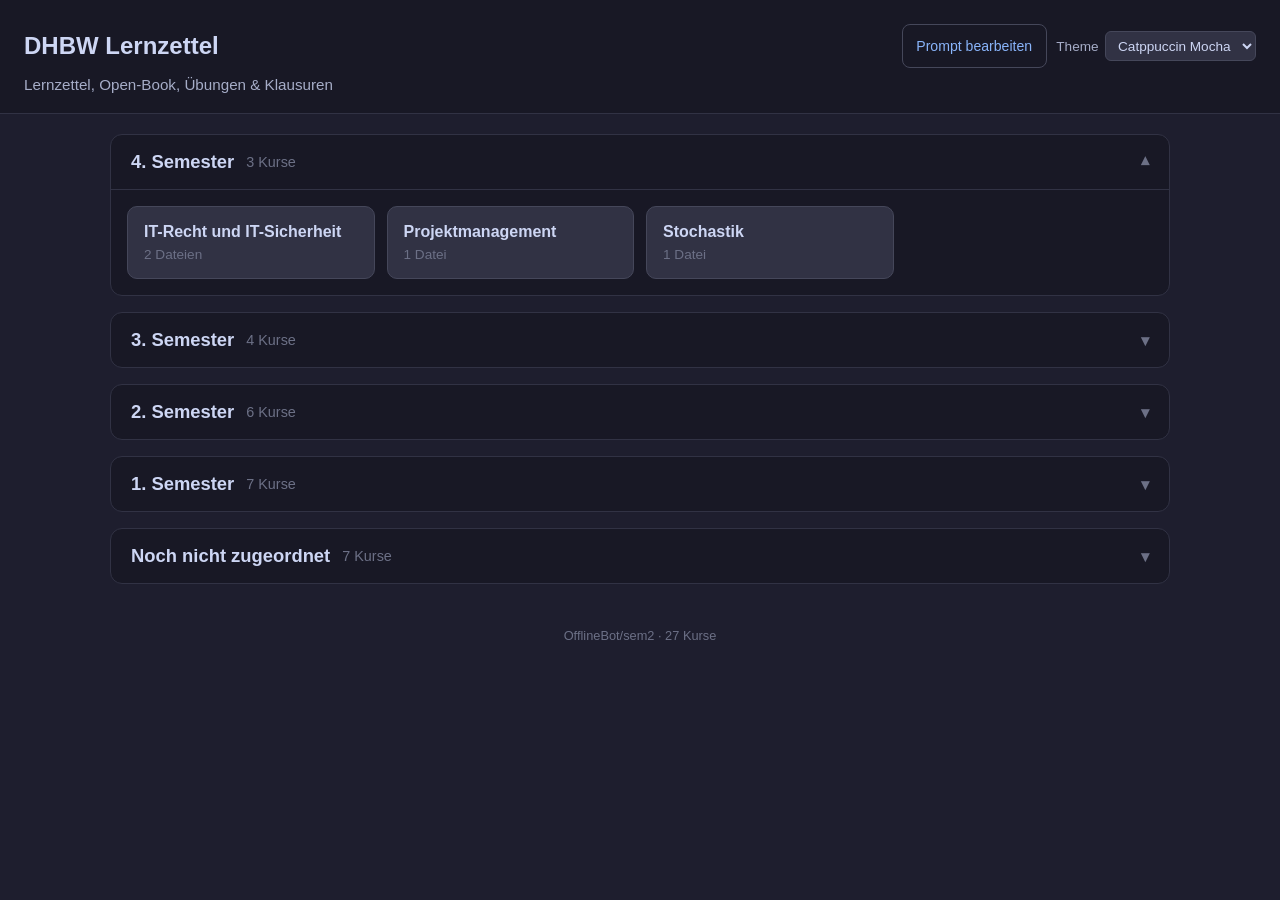
<file: index.html>
<!DOCTYPE html>
<html lang="de" data-theme="mocha">
<head>
    <meta charset="UTF-8">
    <meta name="viewport" content="width=device-width, initial-scale=1.0, viewport-fit=cover">
    <title>DHBW Lernzettel</title>
    <link rel="stylesheet" href="./assets/style.css?v=13">
</head>
<body>
    <header class="site-header">
        <div class="header-row">
            <h1>DHBW Lernzettel</h1>
            <div class="header-actions">
                <button id="prompt-edit-btn" class="btn btn-ghost" type="button">Prompt bearbeiten</button>
                <label class="theme-select" for="theme-select-input">
                    <span>Theme</span>
                    <select id="theme-select-input">
                        <option value="mocha">Catppuccin Mocha</option>
                        <option value="gruvbox">Gruvbox</option>
                        <option value="serenity">Serenity</option>
                    </select>
                </label>
            </div>
        </div>
        <p class="subtitle">Lernzettel, Open-Book, Übungen & Klausuren</p>
    </header>

    <main>
        <div id="status" class="status">Lade Kurse…</div>
        <section id="semesters" class="semesters"></section>
    </main>

    <footer class="site-footer"><span id="repo-info"></span></footer>

    <!-- Course modal -->
    <div id="course-modal" class="modal" aria-hidden="true">
        <div class="modal-backdrop" data-close="course"></div>
        <div class="modal-card" role="dialog" aria-modal="true" aria-labelledby="course-modal-title">
            <div class="modal-header">
                <h2 id="course-modal-title"></h2>
                <button class="modal-close" data-close="course" aria-label="Schließen">&times;</button>
            </div>
            <div class="modal-body" id="course-modal-body"></div>
        </div>
    </div>

    <!-- Prompt editor modal -->
    <div id="prompt-modal" class="modal" aria-hidden="true">
        <div class="modal-backdrop" data-close="prompt"></div>
        <div class="modal-card prompt-card" role="dialog" aria-modal="true" aria-labelledby="prompt-modal-title">
            <div class="modal-header">
                <h2 id="prompt-modal-title">Prompt bearbeiten</h2>
                <button class="modal-close" data-close="prompt" aria-label="Schließen">&times;</button>
            </div>
            <div class="modal-body">
                <p class="hint">
                    Verwende
                    <code class="ph-pdf">{PDF_URL}</code>
                    und
                    <code class="ph-name">{DISPLAY_NAME}</code>
                    als Platzhalter — sie werden beim Kopieren automatisch ersetzt.
                </p>
                <div class="prompt-editor-wrap">
                    <pre id="prompt-highlight" class="prompt-highlight" aria-hidden="true"></pre>
                    <textarea id="prompt-editor" spellcheck="false" autocapitalize="off" autocomplete="off"></textarea>
                </div>
                <div class="prompt-buttons">
                    <button class="btn btn-danger" id="prompt-reset" type="button">Zurücksetzen</button>
                    <button class="btn btn-primary" id="prompt-save" type="button">Speichern</button>
                </div>
            </div>
        </div>
    </div>

    <!-- PDF viewer (full-screen, browser-back closes it) -->
    <div id="viewer" class="viewer" aria-hidden="true">
        <div class="viewer-header">
            <span id="viewer-title" class="viewer-title"></span>
            <button id="viewer-close" class="viewer-close" type="button" aria-label="Schließen">&times;</button>
        </div>
        <iframe id="viewer-frame" title="PDF-Vorschau"></iframe>
    </div>

    <script src="./assets/app.js?v=13"></script>
</body>
</html>
</file>
<file: assets/style.css>
/* ============================================================
 * Themes — Catppuccin Mocha (default) + Gruvbox Dark + Serenity
 * ============================================================ */

:root,
[data-theme="mocha"] {
    --base:      #1e1e2e;
    --mantle:    #181825;
    --crust:     #11111b;
    --surface0:  #313244;
    --surface1:  #45475a;
    --surface2:  #585b70;
    --text:      #cdd6f4;
    --subtext:   #a6adc8;
    --muted:     #6c7086;
    --accent:    #cba6f7; /* mauve */
    --accent2:   #89b4fa; /* blue */
    --green:     #a6e3a1;
    --yellow:    #f9e2af;
    --red:       #f38ba8;
    --pink:      #f5c2e7;

    --ph-pdf-bg:   color-mix(in srgb, var(--accent2) 20%, transparent);
    --ph-pdf-fg:   var(--accent2);
    --ph-name-bg:  color-mix(in srgb, var(--green) 20%, transparent);
    --ph-name-fg:  var(--green);
}

[data-theme="gruvbox"] {
    --base:      #282828;
    --mantle:    #1d2021;
    --crust:     #161616;
    --surface0:  #3c3836;
    --surface1:  #504945;
    --surface2:  #665c54;
    --text:      #ebdbb2;
    --subtext:   #d5c4a1;
    --muted:     #928374;
    --accent:    #d3869b; /* purple */
    --accent2:   #83a598; /* aqua */
    --green:     #b8bb26;
    --yellow:    #fabd2f;
    --red:       #fb4934;
    --pink:      #d3869b;

    --ph-pdf-bg:   color-mix(in srgb, var(--accent2) 25%, transparent);
    --ph-pdf-fg:   var(--accent2);
    --ph-name-bg:  color-mix(in srgb, var(--green) 25%, transparent);
    --ph-name-fg:  var(--green);
}

[data-theme="serenity"] {
    --base:      #1a1b26;
    --mantle:    #161824;
    --crust:     #13141d;
    --surface0:  #2a2d3b;
    --surface1:  #363948;
    --surface2:  #4d5269;
    --text:      #d4c9c8;
    --subtext:   #beb3b2;
    --muted:     #8a8281;
    --accent:    #b69ace; /* lavender */
    --accent2:   #91a8d0; /* Pantone Serenity blue */
    --green:     #95b894;
    --yellow:    #d4b97a;
    --red:       #d8909a;
    --pink:      #f7cac9; /* Rose Quartz */

    --ph-pdf-bg:   color-mix(in srgb, var(--accent2) 22%, transparent);
    --ph-pdf-fg:   var(--accent2);
    --ph-name-bg:  color-mix(in srgb, var(--green) 22%, transparent);
    --ph-name-fg:  var(--green);
}

/* ============================================================
 * Base
 * ============================================================ */

* { box-sizing: border-box; }

html, body {
    margin: 0;
    padding: 0;
    background: var(--base);
    color: var(--text);
    font-family: -apple-system, BlinkMacSystemFont, "Segoe UI", Roboto,
        "Helvetica Neue", Arial, sans-serif;
    -webkit-text-size-adjust: 100%;
    min-height: 100vh;
}

body.no-scroll { overflow: hidden; }

a { color: var(--accent2); }

code {
    font-family: ui-monospace, SFMono-Regular, Menlo, Consolas, monospace;
    font-size: 0.9em;
    background: var(--surface0);
    color: var(--text);
    padding: 0.1em 0.4em;
    border-radius: 4px;
}

/* ============================================================
 * Header
 * ============================================================ */

.site-header {
    background: var(--mantle);
    border-bottom: 1px solid var(--surface0);
    padding: 1.5rem 1.5rem 1.25rem;
    padding-left: max(1.5rem, env(safe-area-inset-left));
    padding-right: max(1.5rem, env(safe-area-inset-right));
}

.header-row {
    display: flex;
    align-items: center;
    justify-content: space-between;
    gap: 1rem;
    flex-wrap: wrap;
}

.site-header h1 {
    margin: 0;
    font-size: 1.5rem;
    font-weight: 700;
    color: var(--text);
}

.subtitle {
    margin: 0.5rem 0 0;
    color: var(--subtext);
    font-size: 0.95rem;
}

.header-actions {
    display: flex;
    align-items: center;
    gap: 0.6rem;
    flex-wrap: wrap;
}

.theme-select {
    display: inline-flex;
    align-items: center;
    gap: 0.4rem;
    color: var(--subtext);
    font-size: 0.85rem;
}

.theme-select select {
    background: var(--surface0);
    color: var(--text);
    border: 1px solid var(--surface1);
    border-radius: 6px;
    padding: 0.35rem 0.5rem;
    font: inherit;
    cursor: pointer;
}

.theme-select select:focus { outline: 2px solid var(--accent); outline-offset: 1px; }

/* ============================================================
 * Main
 * ============================================================ */

main {
    max-width: 1100px;
    margin: 0 auto;
    padding: 1.25rem;
    padding-left: max(1.25rem, env(safe-area-inset-left));
    padding-right: max(1.25rem, env(safe-area-inset-right));
}

.status {
    color: var(--subtext);
    text-align: center;
    padding: 2rem;
    font-style: italic;
}
.status.error { color: var(--red); font-style: normal; }

/* ============================================================
 * Semester collapsibles
 * ============================================================ */

.semesters {
    display: flex;
    flex-direction: column;
    gap: 1rem;
}

details.semester {
    background: var(--mantle);
    border: 1px solid var(--surface0);
    border-radius: 12px;
    overflow: hidden;
}

.semester-summary {
    display: flex;
    align-items: center;
    gap: 0.75rem;
    padding: 1rem 1.25rem;
    cursor: pointer;
    list-style: none;
    user-select: none;
    font-weight: 600;
    color: var(--text);
}

.semester-summary::-webkit-details-marker { display: none; }
.semester-summary::marker { content: ""; }

.semester-title { font-size: 1.15rem; flex: 0 0 auto; }
.semester-count { color: var(--muted); font-weight: 400; font-size: 0.9rem; }

.chevron {
    margin-left: auto;
    color: var(--muted);
    transition: transform 0.2s;
    font-size: 1rem;
}

details.semester[open] .chevron { transform: rotate(180deg); }

details.semester[open] .semester-summary {
    border-bottom: 1px solid var(--surface0);
}

.course-grid {
    display: grid;
    grid-template-columns: repeat(auto-fill, minmax(220px, 1fr));
    gap: 0.75rem;
    padding: 1rem;
}

.course-card {
    appearance: none;
    border: 1px solid var(--surface1);
    background: var(--surface0);
    color: var(--text);
    border-radius: 10px;
    padding: 1rem;
    text-align: left;
    cursor: pointer;
    font: inherit;
    transition: border-color 0.15s, transform 0.1s, background 0.15s;
}

.course-card:hover {
    border-color: var(--accent);
    background: color-mix(in srgb, var(--surface0) 70%, var(--accent) 8%);
}

.course-card:active { transform: translateY(1px); }

.course-card h3 {
    margin: 0;
    font-size: 1rem;
    font-weight: 600;
    color: var(--text);
}

.course-card .file-count {
    margin: 0.4rem 0 0;
    color: var(--muted);
    font-size: 0.85rem;
}

/* ============================================================
 * Buttons
 * ============================================================ */

.btn {
    appearance: none;
    border: 1px solid transparent;
    border-radius: 8px;
    padding: 0.45rem 0.85rem;
    font: inherit;
    font-size: 0.88rem;
    font-weight: 500;
    cursor: pointer;
    text-decoration: none;
    display: inline-flex;
    align-items: center;
    justify-content: center;
    gap: 0.4rem;
    line-height: 1.2;
    transition: background 0.15s, color 0.15s, border-color 0.15s;
    white-space: nowrap;
    /* Floor every button at the WCAG 2.5.5 / Apple HIG minimum touch
       target (44 px). Without this the file-row actions render as 32 px
       on mobile and are easy to mis-tap, especially next to each other. */
    min-height: 44px;
    -webkit-tap-highlight-color: transparent;
}

/* Icon sizing inside buttons. flex-shrink:0 so the SVG keeps its size
   when the label is wrapped or hidden — otherwise narrow viewports
   squash it into a sliver. */
.btn svg {
    width: 18px;
    height: 18px;
    flex-shrink: 0;
}

.btn-primary {
    background: var(--accent);
    color: var(--crust);
}
.btn-primary:hover { background: color-mix(in srgb, var(--accent) 85%, white 15%); }

.btn-secondary {
    background: var(--surface1);
    color: var(--text);
}
.btn-secondary:hover { background: var(--surface2); }

.btn-ghost {
    background: transparent;
    color: var(--accent2);
    border-color: var(--surface1);
}
.btn-ghost:hover { background: color-mix(in srgb, var(--accent2) 15%, transparent); }

.btn-danger {
    background: transparent;
    color: var(--red);
    border-color: color-mix(in srgb, var(--red) 50%, transparent);
}
.btn-danger:hover { background: color-mix(in srgb, var(--red) 15%, transparent); }

.btn.copied {
    background: var(--green);
    color: var(--crust);
    border-color: transparent;
}

/* ============================================================
 * Modal
 * ============================================================ */

.modal {
    position: fixed;
    inset: 0;
    display: none;
    z-index: 100;
}

.modal.active { display: block; }

.modal-backdrop {
    position: absolute;
    inset: 0;
    background: rgba(0, 0, 0, 0.6);
    backdrop-filter: blur(2px);
}

.modal-card {
    position: relative;
    margin: 4vh auto;
    max-width: 720px;
    width: calc(100% - 2rem);
    /* `dvh` so the modal doesn't push past the visible viewport on
       phones (the iOS URL bar steals ~60 px of `vh`). */
    max-height: 92dvh;
    background: var(--mantle);
    border: 1px solid var(--surface0);
    border-radius: 12px;
    overflow: hidden;
    display: flex;
    flex-direction: column;
    box-shadow: 0 20px 60px rgba(0, 0, 0, 0.4);
}

.modal-header {
    padding: 1rem 1.25rem;
    border-bottom: 1px solid var(--surface0);
    display: flex;
    align-items: center;
    justify-content: space-between;
    gap: 1rem;
    flex-shrink: 0;
}

.modal-header h2 {
    margin: 0;
    font-size: 1.1rem;
    font-weight: 600;
    color: var(--text);
}

.modal-close {
    appearance: none;
    background: none;
    border: none;
    color: var(--muted);
    font-size: 1.6rem;
    line-height: 1;
    cursor: pointer;
    padding: 0 0.25rem;
}
.modal-close:hover { color: var(--text); }

.modal-body {
    padding: 1.25rem;
    overflow-y: auto;
    -webkit-overflow-scrolling: touch;
}

.hint {
    color: var(--subtext);
    font-size: 0.9rem;
    margin: 0 0 0.9rem;
    line-height: 1.5;
}

.hint code { padding: 0.15em 0.45em; }

.cat-section + .cat-section { margin-top: 1.25rem; }

.cat-section h4 {
    margin: 0 0 0.5rem;
    font-size: 0.85rem;
    text-transform: uppercase;
    letter-spacing: 0.05em;
    color: var(--muted);
    font-weight: 600;
}

.file-list {
    list-style: none;
    margin: 0;
    padding: 0;
    display: flex;
    flex-direction: column;
    gap: 0.4rem;
}

.file-row {
    display: flex;
    align-items: center;
    justify-content: space-between;
    gap: 0.75rem;
    background: var(--surface0);
    border: 1px solid var(--surface1);
    border-radius: 8px;
    padding: 0.6rem 0.75rem;
}

.file-name {
    font-weight: 500;
    color: var(--text);
    flex: 1 1 auto;
    min-width: 0;
    /* Single-line ellipsis: the row stays one line on every viewport, so
       the actions never wrap to a new row and the file count visible at
       a glance roughly doubles. Long filenames truncate; the full name
       remains readable via the `title` attribute on hover and inside
       the viewer header once opened. */
    overflow: hidden;
    text-overflow: ellipsis;
    white-space: nowrap;
}

.file-actions {
    display: flex;
    gap: 0.4rem;
    flex-shrink: 0;
}

/* ============================================================
 * Prompt editor
 * ============================================================ */

.prompt-editor-wrap {
    position: relative;
    border: 1px solid var(--surface1);
    border-radius: 8px;
    background: var(--base);
    overflow: hidden;
    min-height: 280px;
}

.prompt-highlight,
#prompt-editor {
    margin: 0;
    padding: 0.85rem 1rem;
    font-family: ui-monospace, SFMono-Regular, Menlo, Consolas, monospace;
    font-size: 0.9rem;
    line-height: 1.5;
    white-space: pre-wrap;
    word-wrap: break-word;
    overflow-wrap: break-word;
    tab-size: 4;
    border: 0;
}

.prompt-highlight {
    position: absolute;
    inset: 0;
    color: var(--text);
    pointer-events: none;
    overflow: auto;
    background: transparent;
}

#prompt-editor {
    position: relative;
    width: 100%;
    min-height: 280px;
    background: transparent;
    color: transparent;
    caret-color: var(--text);
    resize: vertical;
    outline: none;
    z-index: 1;
}

#prompt-editor::selection {
    background: color-mix(in srgb, var(--accent) 50%, transparent);
    color: transparent;
}

.ph {
    border-radius: 4px;
    padding: 0.05em 0.25em;
    font-weight: 600;
}
.ph-pdf  { background: var(--ph-pdf-bg);  color: var(--ph-pdf-fg);  }
.ph-name { background: var(--ph-name-bg); color: var(--ph-name-fg); }

code.ph-pdf  { background: var(--ph-pdf-bg);  color: var(--ph-pdf-fg);  }
code.ph-name { background: var(--ph-name-bg); color: var(--ph-name-fg); }

.prompt-buttons {
    margin-top: 1rem;
    display: flex;
    gap: 0.5rem;
    justify-content: flex-end;
    flex-wrap: wrap;
}

/* ============================================================
 * Viewer (full-screen)
 * ============================================================ */

.viewer {
    position: fixed;
    inset: 0;
    background: var(--crust);
    display: none;
    flex-direction: column;
    z-index: 200;
    /* `dvh` tracks the visible viewport (excludes mobile browser chrome),
       so the close button doesn't disappear behind the iOS URL bar. The
       inset:0 above already covers desktop; this just pins the height
       precisely on phones. */
    height: 100dvh;
}

.viewer.active { display: flex; }

.viewer-header {
    flex: 0 0 auto;
    background: var(--mantle);
    border-bottom: 1px solid var(--surface0);
    padding: 0.75rem 1rem;
    padding-left: max(1rem, env(safe-area-inset-left));
    padding-right: max(1rem, env(safe-area-inset-right));
    display: flex;
    align-items: center;
    justify-content: space-between;
    gap: 0.75rem;
}

.viewer-title {
    color: var(--subtext);
    font-size: 0.95rem;
    font-weight: 500;
    white-space: nowrap;
    overflow: hidden;
    text-overflow: ellipsis;
}

.viewer-close {
    appearance: none;
    background: var(--surface0);
    color: var(--text);
    border: 1px solid var(--surface1);
    border-radius: 8px;
    width: 36px;
    height: 36px;
    font-size: 1.4rem;
    line-height: 1;
    cursor: pointer;
    flex-shrink: 0;
}
.viewer-close:hover { background: var(--surface1); }

#viewer-frame {
    flex: 1 1 auto;
    border: 0;
    width: 100%;
    background: var(--crust);
}

/* ============================================================
 * Footer
 * ============================================================ */

.site-footer {
    text-align: center;
    color: var(--muted);
    font-size: 0.8rem;
    padding: 1.5rem 1rem 2rem;
}

/* ============================================================
 * Mobile
 * ============================================================ */

@media (max-width: 600px) {
    .site-header { padding: 1rem 0.9rem 0.8rem; }
    .site-header h1 { font-size: 1.25rem; }
    .header-actions { width: 100%; justify-content: space-between; }

    main { padding: 0.85rem; }

    .course-grid { grid-template-columns: 1fr; padding: 0.6rem; gap: 0.5rem; }
    .course-card { padding: 0.85rem; }

    /* File rows stay one line on phones: name + 3 icon-only buttons.
       Previously the row stacked into name-on-top + a full-width 3-col
       button bar — that doubled the row height and left big empty
       gutters above/below the labels. Inline icons reclaim that space:
       roughly 2× the files visible without scrolling. */
    .file-row { padding: 0.4rem 0.5rem 0.4rem 0.75rem; }
    .file-name { font-size: 0.95rem; }

    /* Icon-only buttons. Hide the text labels but keep them in the DOM
       — screen readers still get them via `aria-label` (set in JS). */
    .file-actions .btn {
        width: 44px;
        min-width: 44px;
        height: 44px;
        padding: 0;
        gap: 0;
    }
    .file-actions .btn .btn-label { display: none; }

    /* Modal: snug margins on phones so the card claims more of the
       screen, but the close button stays in reach. */
    .modal-card { margin: 1.5vh auto; max-height: 96dvh; width: calc(100% - 0.75rem); }
    .modal-header { padding: 0.85rem 1rem; }
    .modal-body { padding: 0.85rem; }

    .cat-section + .cat-section { margin-top: 0.95rem; }
    .cat-section h4 { margin-bottom: 0.4rem; }
    .file-list { gap: 0.3rem; }

    /* Viewer: fatter close button on touch, account for the iOS
       home-indicator strip at the bottom. */
    .viewer-header {
        padding: 0.6rem 0.85rem;
        padding-left: max(0.85rem, env(safe-area-inset-left));
        padding-right: max(0.85rem, env(safe-area-inset-right));
        padding-top: max(0.6rem, env(safe-area-inset-top));
    }
    .viewer-close { width: 44px; height: 44px; font-size: 1.5rem; }
    .viewer-title { font-size: 0.9rem; }

    .prompt-buttons { gap: 0.4rem; }
    .prompt-buttons .btn { flex: 1 1 auto; }
}

/* Even narrower phones — same icon-row layout, just tighter gaps and a
   slightly smaller icon so 3 buttons + name always fit. */
@media (max-width: 360px) {
    .file-actions { gap: 0.3rem; }
    .file-actions .btn { width: 40px; min-width: 40px; height: 40px; }
    .file-actions .btn svg { width: 17px; height: 17px; }
}
</file>
